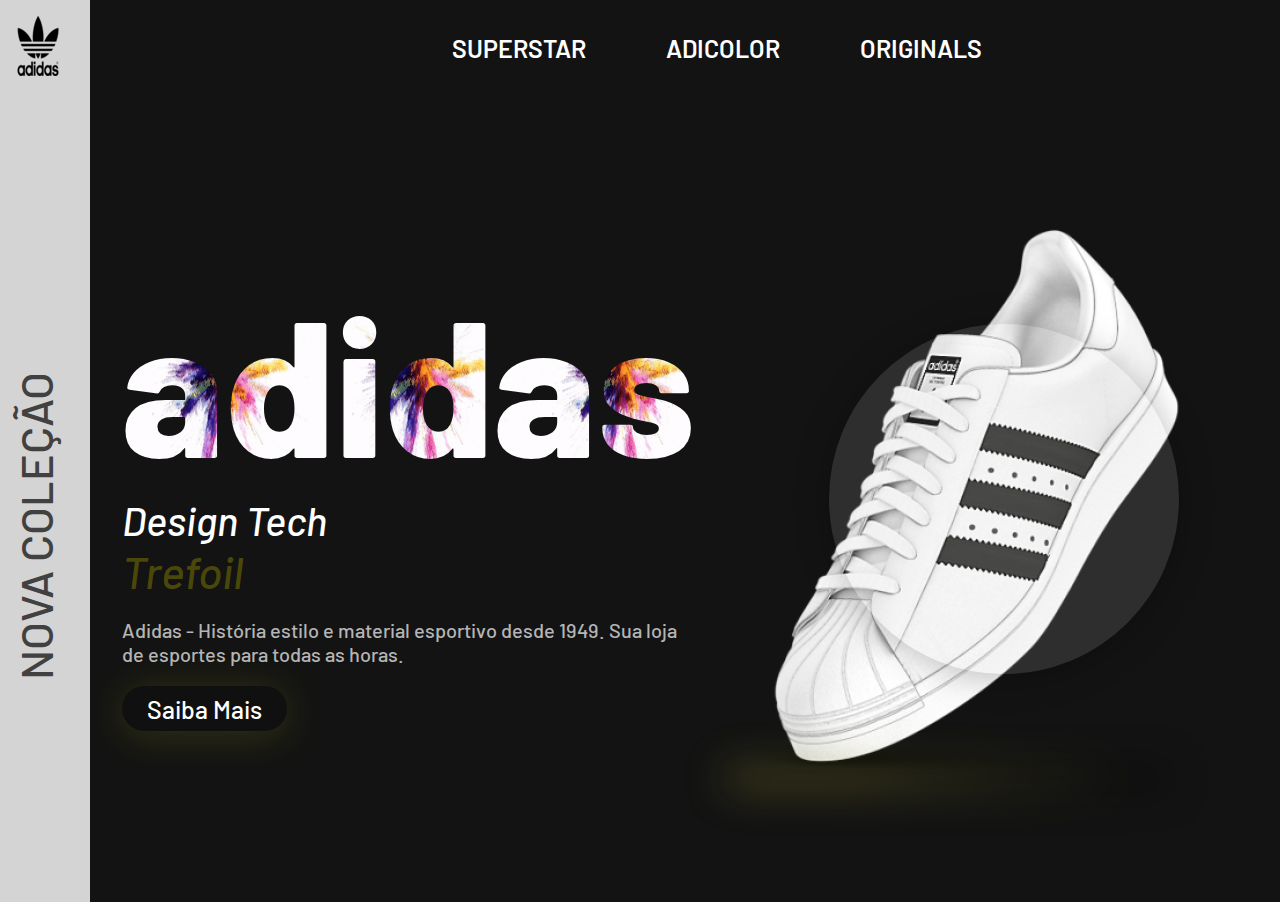
<file: iframe/adidas/index.html>
<!DOCTYPE html>
<html lang="en">
<head>
    <meta charset="UTF-8">
    <meta http-equiv="X-UA-Compatible" content="IE=edge">
    <meta name="viewport" content="width=device-width, initial-scale=1.0">
    <title>Adidas</title>
    <link rel="shortcut icon" href="img/ico.png">
    <script src="js/script.js" defer></script>
    <link rel="stylesheet" href="css/styles.css">
</head>
<body>
    <!-- Navigation -->
    <header class="row">
        <a href="#" class="logo"><img src="./img/logo.png" alt=""></a>
        <div class="toggleMenu" onClick="toggleMenu();"></div>
        <nav class="navigation row">
            <ul class="row">
                <li><a href="#">Superstar</a></li>
                <li><a href="#">Adicolor</a></li>
                <li><a href="#">Originals</a></li>
            </ul>
        </nav>
    </header>
    <!-- End Navigation -->

    <!-- Hero Section -->
    <section class="hero row">
        <div class="hero-left row">
            <div>
                <h1>Nova Coleção</h1>
            </div>
        </div>

        <div class="hero-content row">
            <div>
                <h1>adidas</h1>
                <h2>Design Tech</h2>
                <h3>Trefoil</h3>
                <p>Adidas - História estilo e material esportivo desde 1949. Sua loja de esportes para todas as horas.</p>                
                <a href="#" class="btn">Saiba Mais</a>
            </div>
            <div class="hero-img row">
                <img src="./img/shoes.png" alt="" />
            </div>
        </div>
    </section>    
    <!-- End Hero Section -->
    
</body>
</html>
</file>
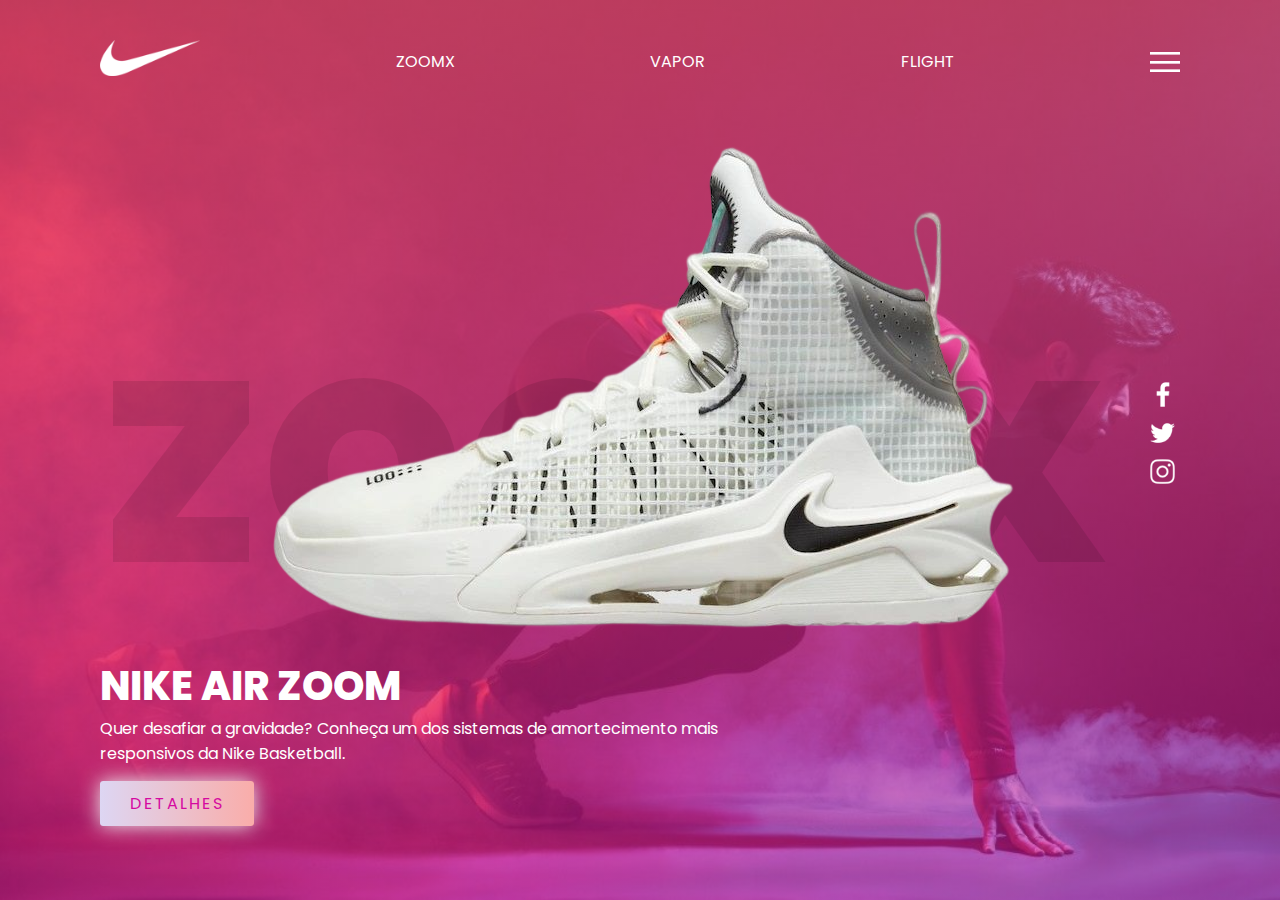
<file: iframe/nike/index.html>
<!DOCTYPE html>
<html lang="en">
<head>
    <meta charset="UTF-8">
    <meta http-equiv="X-UA-Compatible" content="IE=edge">
    <meta name="viewport" content="width=device-width, initial-scale=1.0">
    <title>Zoom</title>
    <link rel="shortcut icon" href="img/ico.png">
    <link rel="stylesheet" href="css/styles.css">
</head>
<body>
    <section>
        <header>
            <a href="#" class="logo"><img src="img/logo.png" alt=""></a>
            <a href="#" class="link">ZOOMX</a>
            <a href="#" class="link">VAPOR</a>
            <a href="#" class="link">FLIGHT</a>
            <div class="toggle"></div>
        </header>

        <div class="content">
            <div class="imgBx">
                <img src="img/shoe.png" alt="">
            </div>
            <div class="text">
                <h2>Nike Air Zoom</h2>
                <p>Quer desafiar a gravidade? Conheça um dos sistemas de amortecimento mais responsivos da Nike Basketball.</p>
                <a href="#">Detalhes</a>
            </div>
        </div>

        <ul class="sci">
            <li><a href="#"><img src="img/facebook.png" alt=""></a></li>
            <li><a href="#"><img src="img/twitter.png" alt=""></a></li>
            <li><a href="#"><img src="img/instagram.png" alt=""></a></li>
        </ul>
    </section>
    
</body>
</html>
</file>
<file: iframe/adidas/css/styles.css>
@import url('https://fonts.googleapis.com/css2?family=Barlow:wght@500;600;800&display=swap');

*,*::before,*::after {
    box-sizing: border-box;
    font-family: 'Barlow', sans-serif;
    font-weight: 500;
    color: white;
}

body {
    background-color: #131313;
    margin: 0;
}

h1, h2, h3, p {
    margin: 0;
}

img {
    max-width: 100%;
    object-fit: contain;
    transition: 0.3s ease-in-out;
    -webkit-transition: 0.3s ease-in-out;
    -moz-transition: 0.3s ease-in-out;
    -ms-transition: 0.3s ease-in-out;
    -o-transition: 0.3s ease-in-out;
}

a {
    display: inline-block;
    text-decoration: none;
    transition: 0.3s ease-in-out;
    -webkit-transition: 0.3s ease-in-out;
    -moz-transition: 0.3s ease-in-out;
    -ms-transition: 0.3s ease-in-out;
    -o-transition: 0.3s ease-in-out;
}

ul {
    margin: 0;
    padding: 0;
    list-style: none;
}

.row {
    display: flex;
}

/* Navigation */
header {
    align-items: center;
    gap: 2em;
}

/*.hero-img img {
    background-color: #131313;
}*/

.logo {
    min-width: 90px;
    padding: 1em 0.5em;
    background-color: #d4d4d4;
}

nav {
    flex-grow: 1;
}

nav ul {
    align-items: center;
    gap: 5em;
    margin: auto;
}

nav a {
    position: relative;
    font-weight: 600;
    font-size: 25px;
    text-transform: uppercase;
}

nav a::after {
    content: "";
    position: absolute;
    bottom: 0;
    left: 0;
    width: 0;
    height: 2px;
    background-color: white;
    transition: 0.3s ease-in-out;
    -webkit-transition: 0.3s ease-in-out;
    -moz-transition: 0.3s ease-in-out;
    -ms-transition: 0.3s ease-in-out;
    -o-transition: 0.3s ease-in-out;
}

nav a:hover::after {
    width: 50%;
}

/* Hero Section */
.hero {
    gap: 2em;
    min-height: calc( 100vh - 92.55px );
}

.hero-left {
    position: relative;
    align-items: center;
    background-color: #d4d4d4;
    padding: 1em;
    min-width: 90px;
}

.hero-left h1 {
    position: absolute;
    align-items: center;
    /*left: 0;*/
    font-size: clamp(30px,10vw,45px);
    color: #414141;
    text-transform: uppercase;
    white-space: nowrap;
    transform: rotate(-90deg) translateY(-135px);
    -webkit-transform-rotate: rotate(-90deg) translateY(-135px);
    -moz-transform-rotate: rotate(-90deg) translateY(-135px);
    -ms-transform-rotate: rotate(-90deg) translateY(-135px);
    -o-transform-rotate: rotate(-90deg) translateY(-135px);
}

.hero-content {
    align-items: center;
    flex-wrap: wrap-reverse;
    gap: 2em;
    padding: 2em 0;
}

.hero-content>* {
    flex: 1 1 25em;
}

.hero-content h1 {
    font-weight: 800;
    font-size: clamp(100px,15vw,200px);

    background-image: url(../img/color.gif);
    background-size: 200px 200px;    
    color: transparent;
    background-clip: text;
    -webkit-background-clip: text;
    -moz-background-clip: text;

    /*background-size: 300px 300px;
    font-size: 17em;
    margin: 10px 0;
    letter-spacing: 5px;
    text-shadow: 0px 0px 15px rgba(0,0,0,0.2);
    font-weight: 800;*/
}

.hero h2 {
    font-size: 40px;
    font-style: italic;
}

.hero h3 {
    font-size: 45px;
    font-style: italic;
    color: rgba(136,130,0,0.48);
}

.hero p {
    font-size: 20px;
    color: #b5b5b5;
    font-size: italic;
    padding: 1em 0;
}

.hero a {
    font-size: 600;
    font-size: 25px;
    color: #fff;
    text-transform: capitalize;
    background: rgba(0,0,0,0.15);
    padding: 0.3em 1em;
    border-radius: 30px;
    transition: 0.3s ease-in-out;
    -webkit-border-radius: 30px;
    -moz-border-radius: 30px;
    -ms-border-radius: 30px;
    -o-border-radius: 30px;
    box-shadow: 0px 4px 40px rgba(250,250,40,0.15);
}

.hero a:hover {
    color: white;
    /*background: rgba(202,202,202,0.15);*/
    /*box-shadow: 0px 4px 35px rgba(250,250,40,0.25);*/
    background: rgba(0,0,0,0.15);
    box-shadow: 0px 4px 50px rgba(250,250,40,0.25);
}

.hero-img {
    position: relative;
    justity-content: center;
}

.hero-img::after {
    position: absolute;
    inset: 0;
    margin: auto;
    content: "";
    width: 350px;
    height: 350px;
    background: rgba(202,202,202,0.15);    
    box-shadow: 0px 4px 35px rgba(0,0,0,0.25);
    border-radius: 50%;
    -webkit-border-radius: 52%;
    -moz-border-radius: 50%;
    -ms-border-radius: 50%;
    -o-border-radius: 50%;
    transition: 0.3s ease-in-out;
    -webkit-transition: 0.3s ease-in-out;
    -moz-transition: 0.3s ease-in-out;
    -ms-transition: 0.3s ease-in-out;
    -o-transition: 0.3s ease-in-out;
}

.hero-img:hover::after {
    transform: translateY(-50px);
    -webkit-transform: translateY(-50px);
    -moz-transform: translateY(-50px);
    -ms-transform: translateY(-50px);
    -o-transform: translateY(-50px);
}

.hero-img:hover img {
    transform: rotate(-5deg);
    -webkit-transform: rotate(-5deg);
    -moz-transform: rotate(-5deg);
    -ms-transform: rotate(-5deg);
    -o-transform: rotate(-5deg);
}

.hero-img::before {
    position: absolute;
    left: 0;
    bottom: -10px;
    content: "";
    width: 80%;
    height: 20px;
    background: linear-gradient(90deg, rgba(136,130,40,0.48) 27.06%, rgba(0,0,0,0.4) 90.1%);
    filter: blur(20px);
    -webkit-filter: blur(20px);
}

@media screen and (max-width: 960px) {
    .toggleMenu {
        position: absolute;
        right: 5%;
        background-image: url(../img/icon-open.svg);
        background-position: center;
        background-repeat: no-repeat;
        background-size: 30px;
        width: 30px;
        height: 30px;
        padding: 2em;
        z-index: 1000;
        -webkit-transition: background-size 0.3s ease-in-out;
        -moz-transition: background-size 0.3s ease-in-out;
        -ms-transition: background-size 0.3s ease-in-out;
        -o-transition: background-size 0.3s ease-in-out;        
    }

    .toggleMenu.active {
        position: fixed;
        background-image: url(../img/icon-close.svg);
        background-size: 25px;
    }

    .navigation {
        justify-content: center;
        align-items: center;
        flex-direction: column;
        max-height: 0;
        opacity: 0;
        transform-origin: top;
        transform: scale(1,0);
        -webkit-transform: scale(1,0);
        -moz-transform: scale(1,0);
        -ms-transform: scale(1,0);
        -o-transform: scale(1,0);
    }

    .navigation.active {
        position: fixed;
        inset: 0;
        top: 0;
        margin: auto;
        width: 100%;
        min-height: 100%;
        opacity: 1;
        background: rgba(0,0,0,0.95);
        transform: scale(1,1);
        -webkit-transform: scale(1,1);
        -moz-transform: scale(1,1);
        -ms-transform: scale(1,1);
        -o-transform: scale(1,1);
        z-index: 999;
    }

    nav ul {
        flex-direction: column;
        text-align: center;
    }
    
    .hero-content h1 {
        background-size: 105px 105px;
    }
}

@media screen and (max-width: 600px) {
    .hero {
        flex-wrap: wrap;
        padding-bottom: 2em;
    }

    .hero-left {
        width: 100%;
    }

    .hero-left h1 {
        position: relative;
        transform: unset;
        -webkit-transform: unset;
        -moz-transform: unset;
        -ms-transform: unset;
        -o-transform: unset;
    }

    .hero-content {
        padding: 0 1em;
    }

    .hero-img::after {
        width: 200px;
        height: 200px;
    }
}

@media screen and (max-height: 346px) {
    nav ul li {
        align-items: space-between;
        margin-bottom: 30px;
    }    
}
</file>
<file: iframe/nike/css/styles.css>
@import url('https://fonts.googleapis.com/css?family=Poppins:200,300,400,500,600,700,800,900&display=swap');

* {
    margin: 0;
    padding: 0;
    box-sizing: border-box;
    font-family: 'Poppins', sans-serif;
}

section {
    position: relative;
    width: 100%;
    min-height: 100vh;
    padding: 100px 100px 0;
    /*background: linear-gradient(rgba(0, 0, 0, 0.5), rgba(0, 0, 0, 0.5)), url('../img/hd/img1.jpg') center/cover no-repeat;*/
    background: linear-gradient(to top, rgba(213,9,160, 0.5), rgba(255,96,110, 0.8) 150%), url(../img/01.jpg) left/cover no-repeat;    
}

section:before {
    content: 'ZOOMX';
    position: absolute;
    font-size: 20vw;
    color: rgba(0,0,0,0.1);
    display: flex;
    align-items: center;
    justify-content: center;
    font-weight: 900;
    margin-top: 20vh;
}

header {
    position: absolute;
    top: 0;
    left: 0;
    padding: 40px 100px;
    display: flex;
    justify-content: space-between;
    align-items: center;
    width: 100%;
}

.link {
    color: #fff;
    text-decoration: none;
    text-transform: uppercase;
    transition: 0.2s;
}

.link:hover {
    color: #fccfcf;    
}

.logo img {
    max-width: 100px;
}

.toggle {
    width: 30px;
    height: 30px;
    background: url(../img/menu.png);
    background-size: 30px;
    background-position: center;
    background-repeat: no-repeat;
    cursor: pointer;
}

.content {
    position: relative;
    width: 100%;
    margin-top: 40px;
}

.content .imgBx {
    position: relative;
    width: 100%;
    display: flex;
    justify-content: center;
}

.content .imgBx img {
    max-width: 100%;
}

.content .text {
    max-width: 700px;
    margin-top: 20px;
}

.content .text h2 {
    color: #fff;
    font-size: 2.5em;
    font-weight: 800;
    text-transform: uppercase;
}

.content .text p {
    color: #fff;
}

.content .text a {
    display: inline-block;
    padding: 10px 30px;
    color: rgba(213,9,160);    
    text-transform: uppercase;
    text-weight: 500;
    text-decoration: none;
    letter-spacing: 2px;
    margin-top: 15px;
    
    background-image: linear-gradient(to right, #ddd6f3 0%, #faaca8  51%, #ddd6f3  100%);        
    transition: 0.5s;
    background-size: 200% auto;           
    box-shadow: 0 0 20px #eee;
    border-radius: 3px;
}

.content .text a:hover {
    background-position: right center; /* change the direction of the change here */    
    text-decoration: none;
}

.sci {
    position: absolute;
    bottom: 45%;
    right: 100px;
    display: flex;
    justify-content: center;
    align-items: center;
    flex-direction: column;
    filter: invert(1);
}

.sci li {
    list-style: none;
}

.sci li a {
    display: block;
    transform: scale(0.7);
}

@media (max-width: 767px) {
    header {
        padding: 20px 40px;
    }

    section {
        background: linear-gradient(to bottom, rgba(213,9,160, 0.5), rgba(255,96,110, 0.8)), url(../img/01.jpg) center/cover no-repeat;
        padding: 40px;
        overflow-x: hidden;
    }

    section:before {
        font-size: 20vh;
        left: 50%;
        transform: translate(-50%);
    }

    .content {
        margin-top: 120px;
    }

    .sci {
        margin-top: 80px;
        position: relative;
        bottom: 0;
        right: initial;
        display: flex;
        justify-content: flex-start;
        align-items: cemter;
        flex-direction: row;
        filter: invert(1);
    }

    .sci li {
        list-style: none;
        margin-right: 15px;
    }
   
    .link {
        display: none;        
    }
}
</file>
